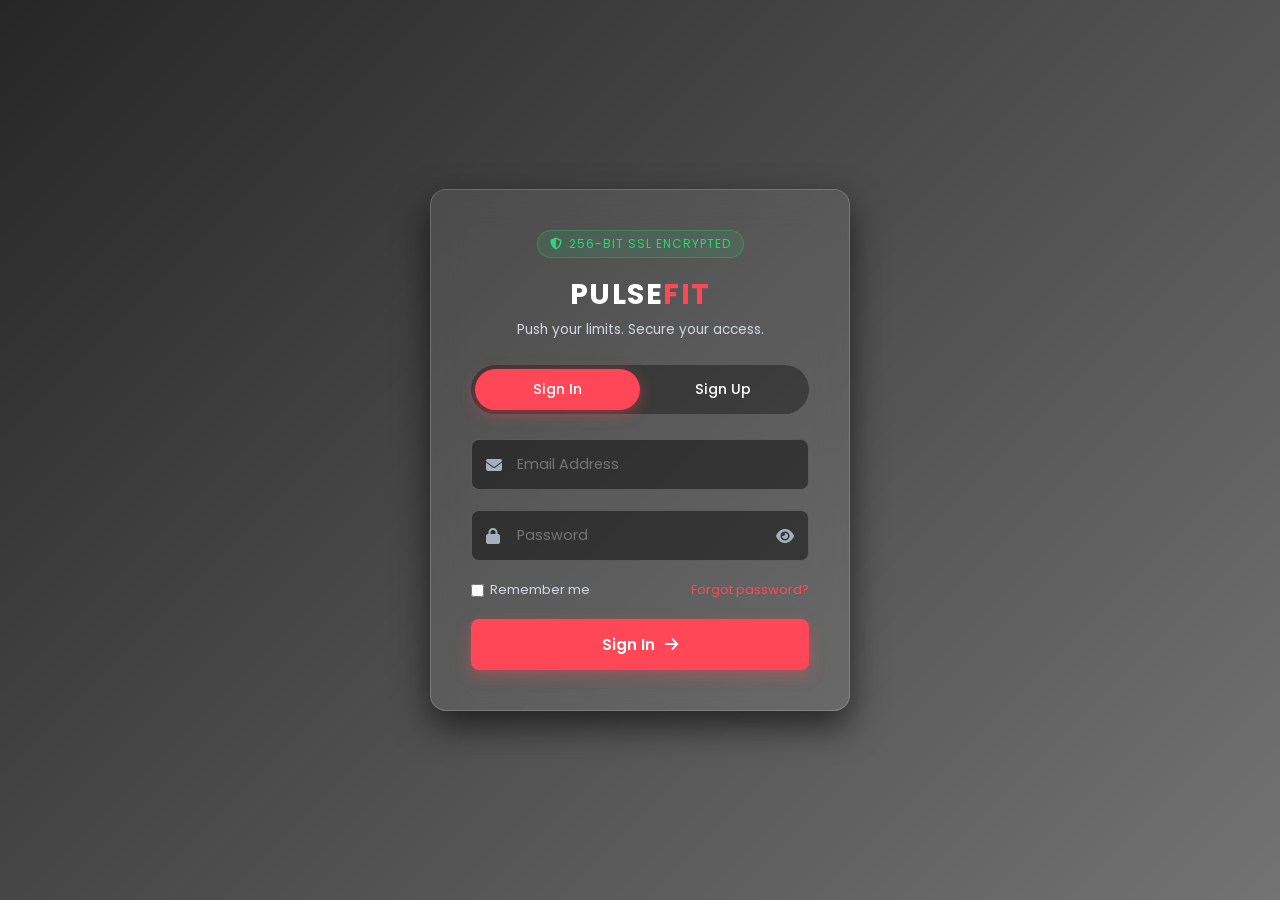
<file: index.html>
<!DOCTYPE html>
<html lang="en">
<head>
  <meta charset="UTF-8">
  <meta name="viewport" content="width=device-width, initial-scale=1.0">
  <title>PulseFit | Secure Access</title>
  
  <!-- Fonts & Icons -->
  <link rel="preconnect" href="https://fonts.googleapis.com">
  <link rel="preconnect" href="https://fonts.gstatic.com" crossorigin>
  <link href="https://fonts.googleapis.com/css2?family=Poppins:wght@300;400;500;600;700&display=swap" rel="stylesheet">
  <link rel="stylesheet" href="https://cdnjs.cloudflare.com/ajax/libs/font-awesome/6.4.0/css/all.min.css">
  
  <!-- css/style.css Link -->
  <link rel="stylesheet" href="css/style.css">
</head>
<body>

  <!-- Gym Video Background -->
  <div class="video-background">
    <video autoplay loop muted playsinline poster="https://images.unsplash.com/photo-1517838277536-f5f99be501cd">
      <source src="https://assets.mixkit.co/videos/preview/mixkit-man-holding-weights-in-a-gym-43308-large.mp4" type="video/mp4">
      Your browser does not support HTML5 video.
    </video>
  </div>

  <!-- Dark Overlay -->
  <div class="overlay"></div>

  <!-- Main Card Container -->
  <div class="container">
    <div class="card">
      
      <!-- Security Badge -->
      <div class="security-badge">
        <i class="fa-solid fa-shield-halved"></i> 256-Bit SSL Encrypted
      </div>

      <!-- Brand Header -->
      <div class="brand-header">
        <h2>PULSE<span>FIT</span></h2>
        <p>Push your limits. Secure your access.</p>
      </div>

      <!-- Mode Switcher -->
      <div class="toggle-container">
        <button type="button" class="toggle-btn active" id="signInTab">Sign In</button>
        <button type="button" class="toggle-btn" id="signUpTab">Sign Up</button>
      </div>

      <!-- Sign In Form -->
      <form id="signInForm" class="form-content active" novalidate>
        <div class="form-group">
          <input type="email" id="signin-email" placeholder="Email Address" required>
          <i class="fa-solid fa-envelope input-icon"></i>
        </div>
        
        <div class="form-group">
          <input type="password" id="signin-password" placeholder="Password" required>
          <i class="fa-solid fa-lock input-icon"></i>
          <i class="fa-solid fa-eye toggle-password" data-target="signin-password"></i>
        </div>
        
        <div class="form-options">
          <label>
            <input type="checkbox" id="remember-me"> Remember me
          </label>
          <a href="#">Forgot password?</a>
        </div>
        
        <button type="submit" class="btn-submit">
          Sign In <i class="fa-solid fa-arrow-right"></i>
        </button>
      </form>

      <!-- Sign Up Form -->
      <form id="signUpForm" class="form-content" novalidate>
        <div class="form-group">
          <input type="text" id="signup-name" placeholder="Full Name" required>
          <i class="fa-solid fa-user input-icon"></i>
        </div>

        <div class="form-group">
          <input type="email" id="signup-email" placeholder="Email Address" required>
          <i class="fa-solid fa-envelope input-icon"></i>
        </div>

        <div class="form-group">
          <input type="password" id="signup-password" placeholder="Create Password" minlength="8" required>
          <i class="fa-solid fa-lock input-icon"></i>
          <i class="fa-solid fa-eye toggle-password" data-target="signup-password"></i>
        </div>

        <div class="form-options">
          <label>
            <input type="checkbox" id="agree-terms" required> I agree to the <a href="#">Terms & Privacy</a>
          </label>
        </div>

        <button type="submit" class="btn-submit">
          Create Account <i class="fa-solid fa-user-plus"></i>
        </button>
      </form>

    </div>
  </div>

  <!-- js/script.js Link -->
  <script src="js/script.js"></script>
</body>
</html>
</file>
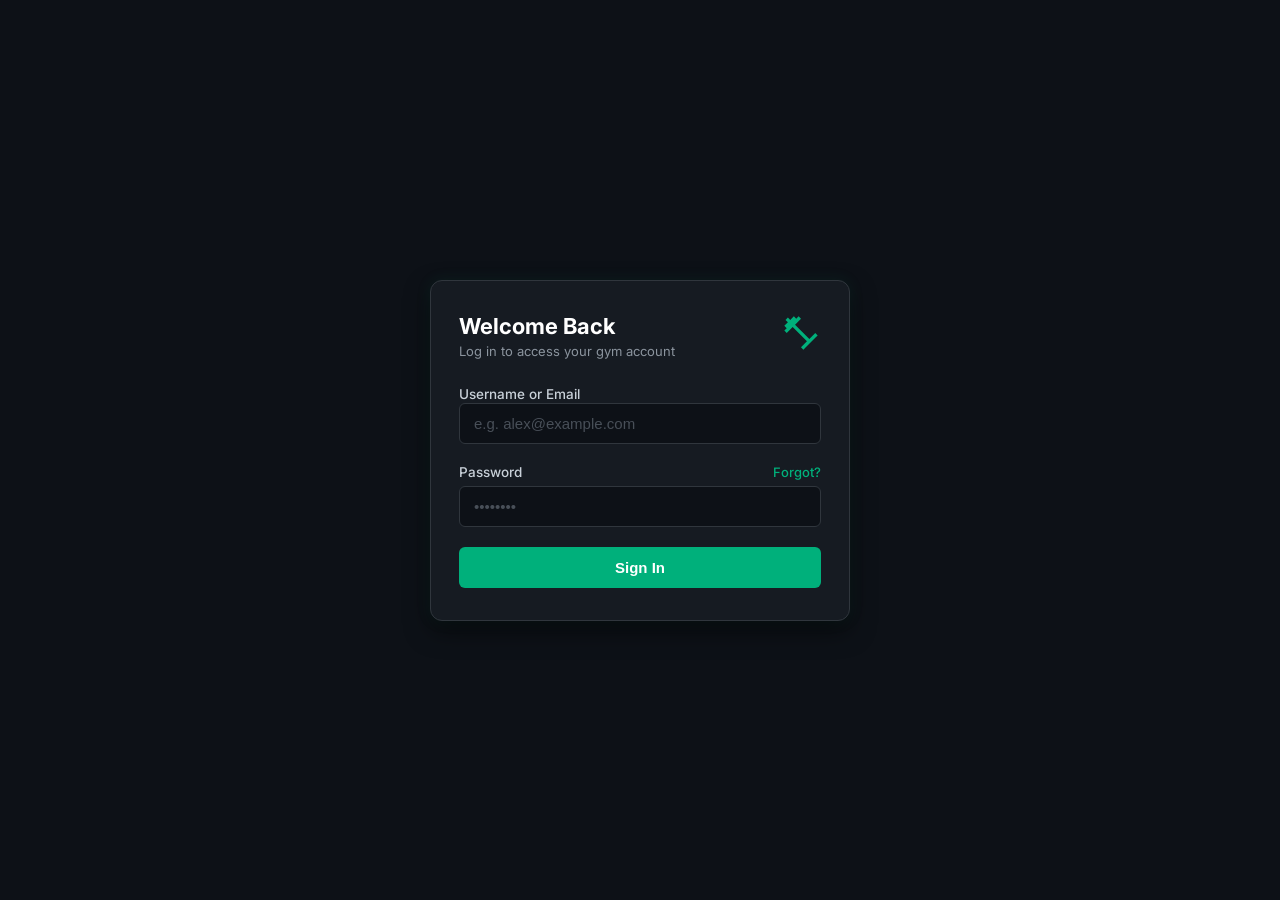
<file: login-from-02/index.html>
<!DOCTYPE html>
<html lang="en">
<head>
  <meta charset="UTF-8">
  <meta name="viewport" content="width=device-width, initial-scale=1.0">
  <title>Gym Portal - Secure Login</title>
  <link rel="stylesheet" href="css/style.css">
  <link rel="preconnect" href="https://fonts.googleapis.com">
  <link rel="preconnect" href="https://fonts.gstatic.com" crossorigin>
  <link href="https://fonts.googleapis.com/css2?family=Inter:wght@400;500;600;700&display=swap" rel="stylesheet">
</head>
<body>

  <main class="login-container">
    <div class="login-card">
      <div class="login-header">
        <div>
          <h2>Welcome Back</h2>
          <p class="subtitle">Log in to access your gym account</p>
        </div>
        <div class="logo" aria-label="Gym Logo">
          <svg viewBox="0 0 24 24" width="40" height="40">
            <path fill="#00B07B" d="M20.57 14.86L22 13.43 20.57 12 17 15.57 8.43 7 12 3.43 10.57 2 9.14 3.43 7.71 2 5.57 4.14 4.14 2.71 2.71 4.14 4.14 5.57 2 7.71 3.43 9.14 2 10.57 3.43 12 7 8.43 15.57 17 12 20.57 13.43 22 14.86 20.57 16.29 22 18.43 19.86 19.86 18.43 18.43 19.86 16.29 22 14.86 20.57z"/>
          </svg>
        </div>
      </div>

      <form id="login-form" novalidate>
        <div id="error-message" class="error-banner" role="alert" aria-live="assertive"></div>

        <div class="form-group">
          <label for="username">Username or Email</label>
          <input 
            type="text" 
            id="username" 
            name="username" 
            placeholder="e.g. alex@example.com" 
            autocomplete="username" 
            required>
        </div>

        <div class="form-group">
          <div class="label-row">
            <label for="password">Password</label>
            <a href="#" id="reset-link" class="reset-link">Forgot?</a>
          </div>
          <input 
            type="password" 
            id="password" 
            name="password" 
            placeholder="••••••••" 
            autocomplete="current-password" 
            required>
        </div>

        <button type="submit" id="login-button">
          <span class="btn-text">Sign In</span>
          <span class="spinner" aria-hidden="true"></span>
        </button>
      </form>
    </div>
  </main>

  <script src="js/script.js"></script>
</body>
</html>
</file>
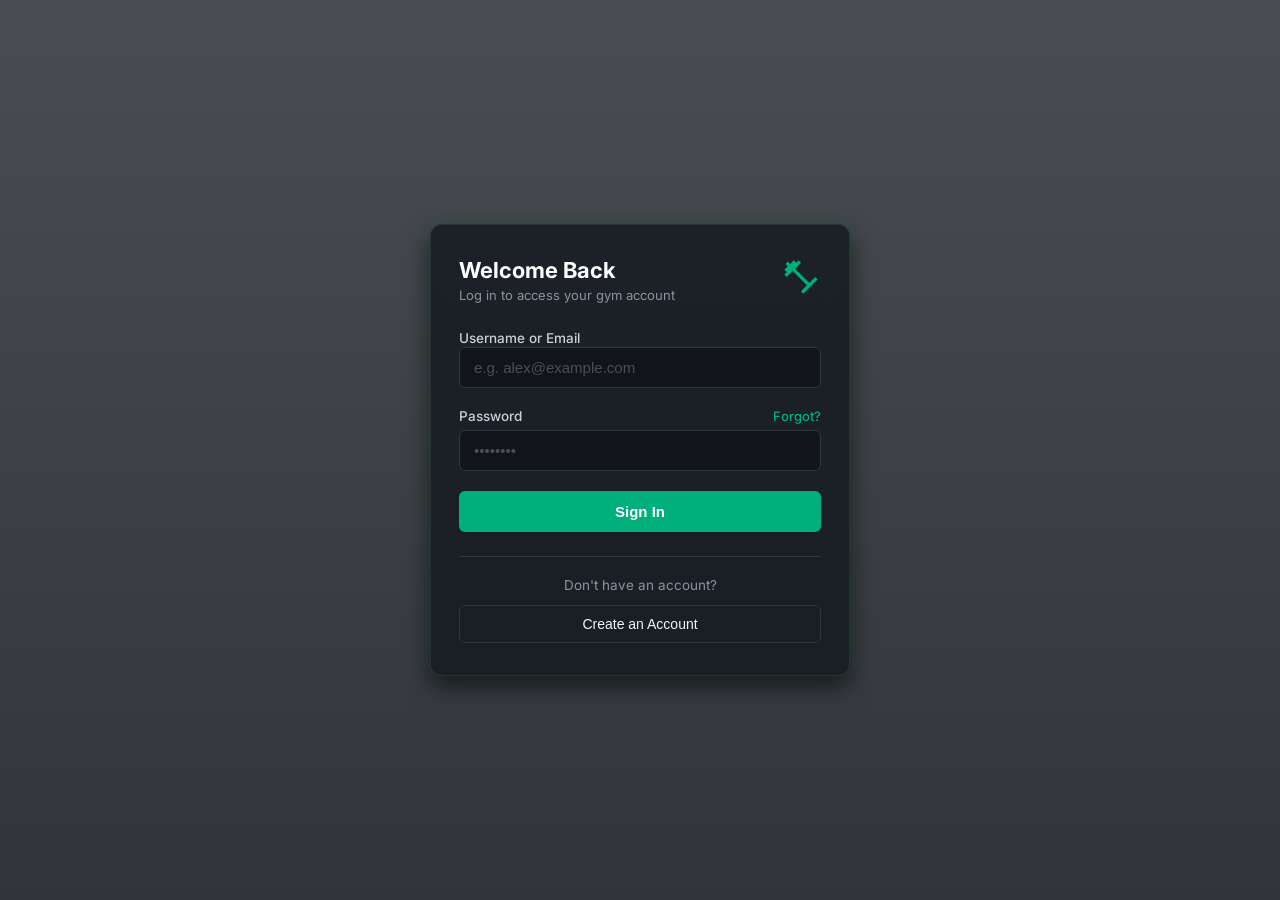
<file: login-from-03/index.html>
<!DOCTYPE html>
<html lang="en">
<head>
  <meta charset="UTF-8">
  <meta name="viewport" content="width=device-width, initial-scale=1.0">
  <title>Gym Portal - Secure Login</title>
  <link rel="stylesheet" href="css/style.css">
  <link rel="preconnect" href="https://fonts.googleapis.com">
  <link rel="preconnect" href="https://fonts.gstatic.com" crossorigin>
  <link href="https://fonts.googleapis.com/css2?family=Inter:wght@400;500;600;700&display=swap" rel="stylesheet">
</head>
<body>

  <main class="login-container">
    <div class="login-card">
      <div class="login-header">
        <div>
          <h2>Welcome Back</h2>
          <p class="subtitle">Log in to access your gym account</p>
        </div>
        <div class="logo" aria-label="Gym Logo">
          <svg viewBox="0 0 24 24" width="40" height="40">
            <path fill="#00B07B" d="M20.57 14.86L22 13.43 20.57 12 17 15.57 8.43 7 12 3.43 10.57 2 9.14 3.43 7.71 2 5.57 4.14 4.14 2.71 2.71 4.14 4.14 5.57 2 7.71 3.43 9.14 2 10.57 3.43 12 7 8.43 15.57 17 12 20.57 13.43 22 14.86 20.57 16.29 22 18.43 19.86 19.86 18.43 18.43 19.86 16.29 22 14.86 20.57z"/>
          </svg>
        </div>
      </div>

      <form id="login-form" novalidate>
        <div id="error-message" class="error-banner" role="alert" aria-live="assertive"></div>

        <div class="form-group">
          <label for="username">Username or Email</label>
          <input 
            type="text" 
            id="username" 
            name="username" 
            placeholder="e.g. alex@example.com" 
            autocomplete="username" 
            required>
        </div>

        <div class="form-group">
          <div class="label-row">
            <label for="password">Password</label>
            <a href="#" id="reset-link" class="reset-link">Forgot?</a>
          </div>
          <input 
            type="password" 
            id="password" 
            name="password" 
            placeholder="••••••••" 
            autocomplete="current-password" 
            required>
        </div>

        <button type="submit" id="login-button" class="btn-primary">
          <span class="btn-text">Sign In</span>
          <span class="spinner" aria-hidden="true"></span>
        </button>
      </form>

      <!-- Sign Up Section -->
      <div class="signup-divider">
        <p class="signup-text">Don't have an account?</p>
        <button id="signup-button" class="btn-secondary">Create an Account</button>
      </div>
    </div>
  </main>

  <script src="js/script.js"></script>
</body>
</html>
</file>
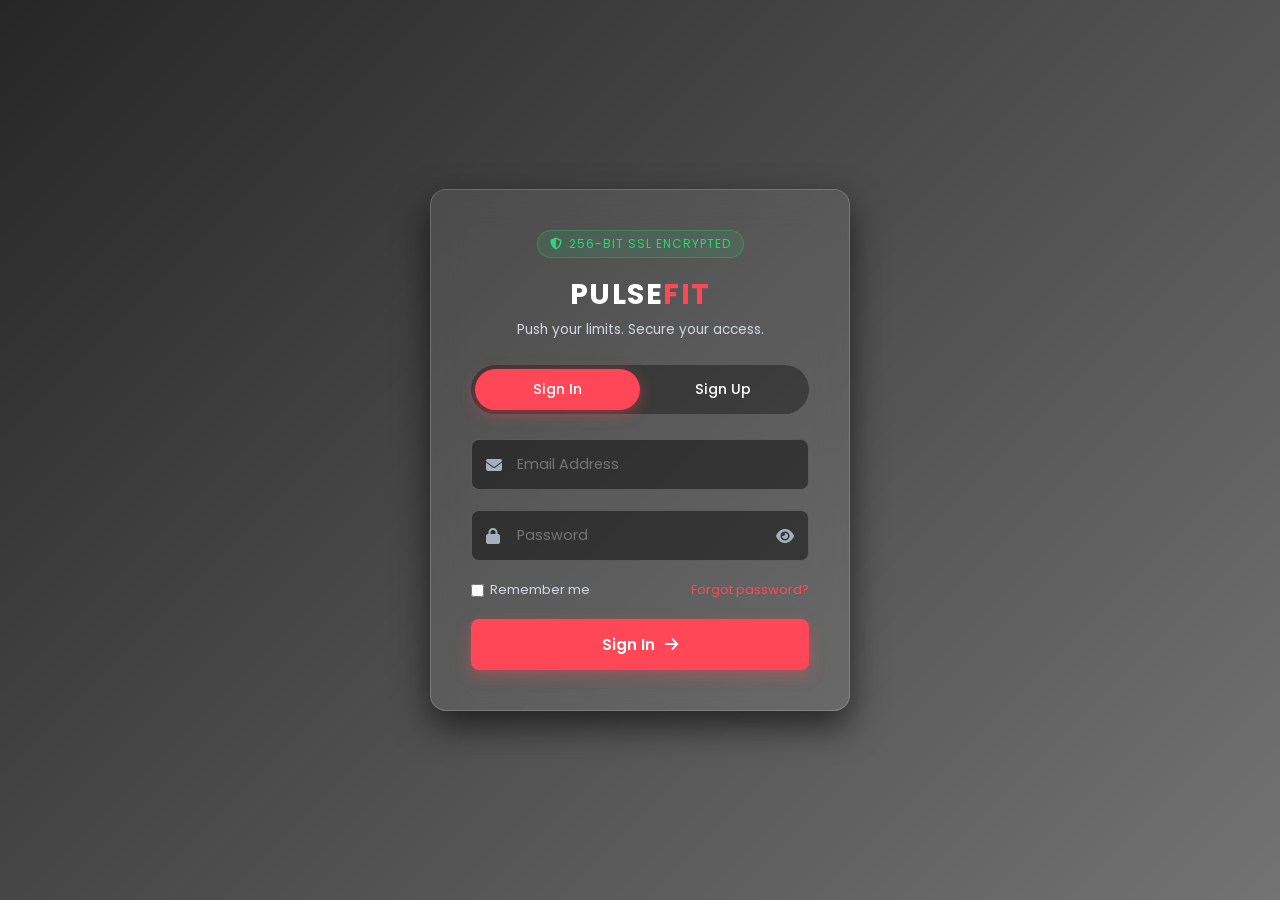
<file: login-from-04/index.html>
<!DOCTYPE html>
<html lang="en">
<head>
  <meta charset="UTF-8">
  <meta name="viewport" content="width=device-width, initial-scale=1.0">
  <title>PulseFit | Secure Access</title>
  
  <!-- External Resources -->
  <link rel="preconnect" href="https://fonts.googleapis.com">
  <link rel="preconnect" href="https://fonts.gstatic.com" crossorigin>
  <link href="https://fonts.googleapis.com/css2?family=Poppins:wght@300;400;500;600;700&display=swap" rel="stylesheet">
  <link rel="stylesheet" href="https://cdnjs.cloudflare.com/ajax/libs/font-awesome/6.4.0/css/all.min.css">
  
  <!-- External Style Sheet -->
  <link rel="stylesheet" href="css/style.css">
</head>
<body>

  <!-- Gym Video Background -->
  <div class="video-background">
    <video autoplay loop muted playsinline poster="https://images.unsplash.com/photo-1517838277536-f5f99be501cd">
      <source src="https://assets.mixkit.co/videos/preview/mixkit-man-holding-weights-in-a-gym-43308-large.mp4" type="video/mp4">
      Your browser does not support HTML5 video.
    </video>
  </div>

  <!-- Dark Overlay -->
  <div class="overlay"></div>

  <!-- Main Portal Card -->
  <div class="container">
    <div class="card">
      
      <!-- Security Badge -->
      <div class="security-badge">
        <i class="fa-solid fa-shield-halved"></i> 256-Bit SSL Encrypted
      </div>

      <!-- Brand Header -->
      <div class="brand-header">
        <h2>PULSE<span>FIT</span></h2>
        <p>Push your limits. Secure your access.</p>
      </div>

      <!-- Mode Switcher -->
      <div class="toggle-container">
        <button type="button" class="toggle-btn active" id="signInTab">Sign In</button>
        <button type="button" class="toggle-btn" id="signUpTab">Sign Up</button>
      </div>

      <!-- Sign In Form -->
      <form id="signInForm" class="form-content active" novalidate>
        <div class="form-group">
          <input type="email" id="signin-email" placeholder="Email Address" required>
          <i class="fa-solid fa-envelope input-icon"></i>
        </div>
        
        <div class="form-group">
          <input type="password" id="signin-password" placeholder="Password" required>
          <i class="fa-solid fa-lock input-icon"></i>
          <i class="fa-solid fa-eye toggle-password" data-target="signin-password"></i>
        </div>
        
        <div class="form-options">
          <label>
            <input type="checkbox" id="remember-me"> Remember me
          </label>
          <a href="#">Forgot password?</a>
        </div>
        
        <button type="submit" class="btn-submit">
          Sign In <i class="fa-solid fa-arrow-right"></i>
        </button>
      </form>

      <!-- Sign Up Form -->
      <form id="signUpForm" class="form-content" novalidate>
        <div class="form-group">
          <input type="text" id="signup-name" placeholder="Full Name" required>
          <i class="fa-solid fa-user input-icon"></i>
        </div>

        <div class="form-group">
          <input type="email" id="signup-email" placeholder="Email Address" required>
          <i class="fa-solid fa-envelope input-icon"></i>
        </div>

        <div class="form-group">
          <input type="password" id="signup-password" placeholder="Create Password" minlength="8" required>
          <i class="fa-solid fa-lock input-icon"></i>
          <i class="fa-solid fa-eye toggle-password" data-target="signup-password"></i>
        </div>

        <div class="form-options">
          <label>
            <input type="checkbox" id="agree-terms" required> I agree to the <a href="#">Terms & Privacy</a>
          </label>
        </div>

        <button type="submit" class="btn-submit">
          Create Account <i class="fa-solid fa-user-plus"></i>
        </button>
      </form>

    </div>
  </div>

  <!-- External JavaScript File -->
  <script src="js/script.js"></script>
</body>
</html>
</file>
<file: css/style.css>
* {
  margin: 0;
  padding: 0;
  box-sizing: border-box;
  font-family: 'Poppins', sans-serif;
}

body, html {
  height: 100%;
  width: 100%;
  overflow: hidden;
}

/* Background Video Setup */
.video-background {
  position: fixed;
  top: 0;
  left: 0;
  width: 100%;
  height: 100%;
  z-index: -2;
  overflow: hidden;
}

.video-background video {
  min-width: 100%;
  min-height: 100%;
  width: auto;
  height: auto;
  position: absolute;
  top: 50%;
  left: 50%;
  transform: translate(-50%, -50%);
  object-fit: cover;
}

/* Dark Contrast Overlay */
.overlay {
  position: fixed;
  top: 0;
  left: 0;
  width: 100%;
  height: 100%;
  background: linear-gradient(135deg, rgba(0, 0, 0, 0.85), rgba(0, 0, 0, 0.55));
  z-index: -1;
}

/* Layout Container */
.container {
  display: flex;
  justify-content: center;
  align-items: center;
  min-height: 100vh;
  padding: 20px;
}

/* Glassmorphism Card Wrapper */
.card {
  background: rgba(255, 255, 255, 0.08);
  backdrop-filter: blur(16px);
  -webkit-backdrop-filter: blur(16px);
  border: 1px solid rgba(255, 255, 255, 0.18);
  border-radius: 16px;
  width: 100%;
  max-width: 420px;
  padding: 40px;
  box-shadow: 0 15px 35px rgba(0, 0, 0, 0.6);
  color: #ffffff;
}

/* Security Badge */
.security-badge {
  display: flex;
  align-items: center;
  justify-content: center;
  gap: 6px;
  font-size: 0.75rem;
  color: #2ed573;
  background: rgba(46, 213, 115, 0.12);
  border: 1px solid rgba(46, 213, 115, 0.3);
  padding: 4px 12px;
  border-radius: 20px;
  width: fit-content;
  margin: 0 auto 15px auto;
  text-transform: uppercase;
  letter-spacing: 1px;
}

/* Brand Header */
.brand-header {
  text-align: center;
  margin-bottom: 25px;
}

.brand-header h2 {
  font-size: 1.8rem;
  font-weight: 700;
  letter-spacing: 1.5px;
  text-transform: uppercase;
}

.brand-header h2 span {
  color: #ff4757;
}

.brand-header p {
  font-size: 0.85rem;
  color: #d1d8e0;
  margin-top: 4px;
}

/* Form Switch Buttons */
.toggle-container {
  display: flex;
  background: rgba(0, 0, 0, 0.35);
  border-radius: 30px;
  padding: 4px;
  margin-bottom: 25px;
}

.toggle-btn {
  flex: 1;
  padding: 10px;
  border: none;
  background: transparent;
  color: #ffffff;
  font-weight: 500;
  cursor: pointer;
  border-radius: 25px;
  transition: all 0.3s ease;
  font-size: 0.9rem;
}

.toggle-btn.active {
  background: #ff4757;
  box-shadow: 0 4px 15px rgba(255, 71, 87, 0.4);
}

/* Input Fields */
.form-group {
  position: relative;
  margin-bottom: 20px;
}

.form-group i.input-icon {
  position: absolute;
  left: 15px;
  top: 50%;
  transform: translateY(-50%);
  color: #a4b0be;
  transition: color 0.3s ease;
}

.form-group input {
  width: 100%;
  padding: 14px 45px 14px 45px;
  background: rgba(0, 0, 0, 0.45);
  border: 1px solid rgba(255, 255, 255, 0.2);
  border-radius: 8px;
  color: #ffffff;
  font-size: 0.9rem;
  outline: none;
  transition: all 0.3s ease;
}

.form-group input:focus {
  border-color: #ff4757;
  box-shadow: 0 0 10px rgba(255, 71, 87, 0.3);
}

.form-group input:focus ~ i.input-icon {
  color: #ff4757;
}

.form-group .toggle-password {
  position: absolute;
  right: 15px;
  top: 50%;
  transform: translateY(-50%);
  color: #a4b0be;
  cursor: pointer;
  transition: color 0.3s ease;
}

.form-group .toggle-password:hover {
  color: #ffffff;
}

/* Options */
.form-options {
  display: flex;
  justify-content: space-between;
  align-items: center;
  font-size: 0.8rem;
  margin-bottom: 20px;
  color: #d1d8e0;
}

.form-options label {
  display: flex;
  align-items: center;
  gap: 6px;
  cursor: pointer;
}

.form-options a {
  color: #ff4757;
  text-decoration: none;
  margin-left: 2px;
}

.form-options a:hover {
  text-decoration: underline;
}

/* Buttons */
.btn-submit {
  width: 100%;
  padding: 14px;
  background: #ff4757;
  border: none;
  border-radius: 8px;
  color: #ffffff;
  font-weight: 600;
  font-size: 0.95rem;
  cursor: pointer;
  transition: all 0.3s ease;
  box-shadow: 0 5px 15px rgba(255, 71, 87, 0.4);
  display: flex;
  justify-content: center;
  align-items: center;
  gap: 10px;
}

.btn-submit:hover {
  background: #e03d4f;
  transform: translateY(-2px);
}

/* Form Switching Animation */
.form-content {
  display: none;
}

.form-content.active {
  display: block;
  animation: fadeIn 0.4s ease forwards;
}

@keyframes fadeIn {
  from {
    opacity: 0;
    transform: translateY(8px);
  }
  to {
    opacity: 1;
    transform: translateY(0);
  }
}
</file>
<file: login-from-02/css/style.css>
* {
  box-sizing: border-box;
  margin: 0;
  padding: 0;
}

body {
  font-family: 'Inter', system-ui, -apple-system, sans-serif;
  background-color: #0d1117;
  color: #f0f6fc;
  display: flex;
  justify-content: center;
  align-items: center;
  min-height: 100vh;
  padding: 16px;
}

.login-container {
  width: 100%;
  max-width: 420px;
}

.login-card {
  background-color: #161b22;
  border: 1px solid #30363d;
  border-radius: 12px;
  padding: 32px 28px;
  box-shadow: 0 10px 25px rgba(0, 0, 0, 0.5), 0 0 15px rgba(0, 176, 123, 0.1);
}

.login-header {
  display: flex;
  justify-content: space-between;
  align-items: flex-start;
  margin-bottom: 24px;
}

.login-header h2 {
  font-size: 22px;
  font-weight: 700;
  color: #ffffff;
}

.subtitle {
  font-size: 13px;
  color: #8b949e;
  margin-top: 4px;
}

.error-banner {
  display: none;
  background-color: rgba(248, 81, 73, 0.15);
  border: 1px solid rgba(248, 81, 73, 0.4);
  color: #f85149;
  padding: 10px 12px;
  border-radius: 6px;
  font-size: 13.5px;
  margin-bottom: 16px;
}

.form-group {
  margin-bottom: 20px;
}

.label-row {
  display: flex;
  justify-content: space-between;
  align-items: center;
  margin-bottom: 6px;
}

.form-group label {
  font-size: 13.5px;
  font-weight: 500;
  color: #c9d1d9;
}

input {
  width: 100%;
  padding: 11px 14px;
  background-color: #0d1117;
  border: 1px solid #30363d;
  border-radius: 6px;
  color: #f0f6fc;
  font-size: 15px;
  transition: border-color 0.2s ease, box-shadow 0.2s ease;
}

input:focus {
  outline: none;
  border-color: #00B07B;
  box-shadow: 0 0 0 3px rgba(0, 176, 123, 0.25);
}

input::placeholder {
  color: #484f58;
}

button {
  width: 100%;
  padding: 12px;
  background-color: #00B07B;
  border: none;
  border-radius: 6px;
  color: #ffffff;
  font-size: 15px;
  font-weight: 600;
  cursor: pointer;
  display: flex;
  justify-content: center;
  align-items: center;
  transition: background-color 0.2s ease, transform 0.1s ease;
}

button:hover {
  background-color: #009669;
}

button:active {
  transform: scale(0.99);
}

button:disabled {
  background-color: #005e41;
  cursor: not-allowed;
  opacity: 0.7;
}

.reset-link {
  color: #00B07B;
  text-decoration: none;
  font-size: 13px;
  font-weight: 500;
}

.reset-link:hover {
  text-decoration: underline;
}

.spinner {
  display: none;
  width: 16px;
  height: 16px;
  border: 2px solid rgba(255, 255, 255, 0.3);
  border-radius: 50%;
  border-top-color: #fff;
  animation: spin 0.8s linear infinite;
}

@keyframes spin {
  to { transform: rotate(360deg); }
}
</file>
<file: login-from-03/css/style.css>
* {
  box-sizing: border-box;
  margin: 0;
  padding: 0;
}

body {
  font-family: 'Inter', system-ui, -apple-system, sans-serif;
  /* Gym Background Image with Overlay */
  background: linear-gradient(rgba(13, 17, 23, 0.75), rgba(13, 17, 23, 0.85)), 
              url('https://images.unsplash.com/photo-1534438327276-14e5300c3a48?q=80&w=1920&auto=format&fit=crop') center/cover no-repeat fixed;
  color: #f0f6fc;
  display: flex;
  justify-content: center;
  align-items: center;
  min-height: 100vh;
  padding: 16px;
}

.login-container {
  width: 100%;
  max-width: 420px;
}

.login-card {
  background-color: rgba(22, 27, 34, 0.85);
  backdrop-filter: blur(12px);
  -webkit-backdrop-filter: blur(12px);
  border: 1px solid rgba(48, 54, 61, 0.8);
  border-radius: 12px;
  padding: 32px 28px;
  box-shadow: 0 10px 25px rgba(0, 0, 0, 0.6), 0 0 15px rgba(0, 176, 123, 0.15);
}

.login-header {
  display: flex;
  justify-content: space-between;
  align-items: flex-start;
  margin-bottom: 24px;
}

.login-header h2 {
  font-size: 22px;
  font-weight: 700;
  color: #ffffff;
}

.subtitle {
  font-size: 13px;
  color: #8b949e;
  margin-top: 4px;
}

.error-banner {
  display: none;
  background-color: rgba(248, 81, 73, 0.15);
  border: 1px solid rgba(248, 81, 73, 0.4);
  color: #f85149;
  padding: 10px 12px;
  border-radius: 6px;
  font-size: 13.5px;
  margin-bottom: 16px;
}

.form-group {
  margin-bottom: 20px;
}

.label-row {
  display: flex;
  justify-content: space-between;
  align-items: center;
  margin-bottom: 6px;
}

.form-group label {
  font-size: 13.5px;
  font-weight: 500;
  color: #c9d1d9;
}

input {
  width: 100%;
  padding: 11px 14px;
  background-color: rgba(13, 17, 23, 0.7);
  border: 1px solid #30363d;
  border-radius: 6px;
  color: #f0f6fc;
  font-size: 15px;
  transition: border-color 0.2s ease, box-shadow 0.2s ease;
}

input:focus {
  outline: none;
  border-color: #00B07B;
  box-shadow: 0 0 0 3px rgba(0, 176, 123, 0.25);
}

input::placeholder {
  color: #484f58;
}

.btn-primary {
  width: 100%;
  padding: 12px;
  background-color: #00B07B;
  border: none;
  border-radius: 6px;
  color: #ffffff;
  font-size: 15px;
  font-weight: 600;
  cursor: pointer;
  display: flex;
  justify-content: center;
  align-items: center;
  transition: background-color 0.2s ease, transform 0.1s ease;
}

.btn-primary:hover {
  background-color: #009669;
}

.btn-primary:active {
  transform: scale(0.99);
}

.btn-primary:disabled {
  background-color: #005e41;
  cursor: not-allowed;
  opacity: 0.7;
}

.reset-link {
  color: #00B07B;
  text-decoration: none;
  font-size: 13px;
  font-weight: 500;
}

.reset-link:hover {
  text-decoration: underline;
}

.signup-divider {
  margin-top: 24px;
  padding-top: 20px;
  border-top: 1px solid #30363d;
  text-align: center;
}

.signup-text {
  font-size: 13.5px;
  color: #8b949e;
  margin-bottom: 12px;
}

.btn-secondary {
  width: 100%;
  padding: 10px;
  background-color: transparent;
  border: 1px solid #30363d;
  border-radius: 6px;
  color: #f0f6fc;
  font-size: 14px;
  font-weight: 500;
  cursor: pointer;
  transition: background-color 0.2s ease, border-color 0.2s ease;
}

.btn-secondary:hover {
  background-color: rgba(255, 255, 255, 0.05);
  border-color: #8b949e;
}

.spinner {
  display: none;
  width: 16px;
  height: 16px;
  border: 2px solid rgba(255, 255, 255, 0.3);
  border-radius: 50%;
  border-top-color: #fff;
  animation: spin 0.8s linear infinite;
}

@keyframes spin {
  to { transform: rotate(360deg); }
}
</file>
<file: login-from-04/css/style.css>
* {
  margin: 0;
  padding: 0;
  box-sizing: border-box;
  font-family: 'Poppins', sans-serif;
}

body, html {
  height: 100%;
  width: 100%;
  overflow: hidden;
}

/* Background Video Setup */
.video-background {
  position: fixed;
  top: 0;
  left: 0;
  width: 100%;
  height: 100%;
  z-index: -2;
  overflow: hidden;
}

.video-background video {
  min-width: 100%;
  min-height: 100%;
  width: auto;
  height: auto;
  position: absolute;
  top: 50%;
  left: 50%;
  transform: translate(-50%, -50%);
  object-fit: cover;
}

/* Dark Contrast Overlay */
.overlay {
  position: fixed;
  top: 0;
  left: 0;
  width: 100%;
  height: 100%;
  background: linear-gradient(135deg, rgba(0, 0, 0, 0.85), rgba(0, 0, 0, 0.55));
  z-index: -1;
}

/* Layout Container */
.container {
  display: flex;
  justify-content: center;
  align-items: center;
  min-height: 100vh;
  padding: 20px;
}

/* Glassmorphism Card Wrapper */
.card {
  background: rgba(255, 255, 255, 0.08);
  backdrop-filter: blur(16px);
  -webkit-backdrop-filter: blur(16px);
  border: 1px solid rgba(255, 255, 255, 0.18);
  border-radius: 16px;
  width: 100%;
  max-width: 420px;
  padding: 40px;
  box-shadow: 0 15px 35px rgba(0, 0, 0, 0.6);
  color: #ffffff;
}

/* SSL Security Badge */
.security-badge {
  display: flex;
  align-items: center;
  justify-content: center;
  gap: 6px;
  font-size: 0.75rem;
  color: #2ed573;
  background: rgba(46, 213, 115, 0.12);
  border: 1px solid rgba(46, 213, 115, 0.3);
  padding: 4px 12px;
  border-radius: 20px;
  width: fit-content;
  margin: 0 auto 15px auto;
  text-transform: uppercase;
  letter-spacing: 1px;
}

/* Typography & Brand Header */
.brand-header {
  text-align: center;
  margin-bottom: 25px;
}

.brand-header h2 {
  font-size: 1.8rem;
  font-weight: 700;
  letter-spacing: 1.5px;
  text-transform: uppercase;
}

.brand-header h2 span {
  color: #ff4757;
}

.brand-header p {
  font-size: 0.85rem;
  color: #d1d8e0;
  margin-top: 4px;
}

/* Form Switch Buttons */
.toggle-container {
  display: flex;
  background: rgba(0, 0, 0, 0.35);
  border-radius: 30px;
  padding: 4px;
  margin-bottom: 25px;
}

.toggle-btn {
  flex: 1;
  padding: 10px;
  border: none;
  background: transparent;
  color: #ffffff;
  font-weight: 500;
  cursor: pointer;
  border-radius: 25px;
  transition: all 0.3s ease;
  font-size: 0.9rem;
}

.toggle-btn.active {
  background: #ff4757;
  box-shadow: 0 4px 15px rgba(255, 71, 87, 0.4);
}

/* Form Groups & Inputs */
.form-group {
  position: relative;
  margin-bottom: 20px;
}

.form-group i.input-icon {
  position: absolute;
  left: 15px;
  top: 50%;
  transform: translateY(-50%);
  color: #a4b0be;
  transition: color 0.3s ease;
}

.form-group input {
  width: 100%;
  padding: 14px 45px 14px 45px;
  background: rgba(0, 0, 0, 0.45);
  border: 1px solid rgba(255, 255, 255, 0.2);
  border-radius: 8px;
  color: #ffffff;
  font-size: 0.9rem;
  outline: none;
  transition: all 0.3s ease;
}

.form-group input:focus {
  border-color: #ff4757;
  box-shadow: 0 0 10px rgba(255, 71, 87, 0.3);
}

.form-group input:focus ~ i.input-icon {
  color: #ff4757;
}

.form-group .toggle-password {
  position: absolute;
  right: 15px;
  top: 50%;
  transform: translateY(-50%);
  color: #a4b0be;
  cursor: pointer;
  transition: color 0.3s ease;
}

.form-group .toggle-password:hover {
  color: #ffffff;
}

/* Options (Checkboxes & Links) */
.form-options {
  display: flex;
  justify-content: space-between;
  align-items: center;
  font-size: 0.8rem;
  margin-bottom: 20px;
  color: #d1d8e0;
}

.form-options label {
  display: flex;
  align-items: center;
  gap: 6px;
  cursor: pointer;
}

.form-options a {
  color: #ff4757;
  text-decoration: none;
  margin-left: 2px;
}

.form-options a:hover {
  text-decoration: underline;
}

/* Submit Buttons */
.btn-submit {
  width: 100%;
  padding: 14px;
  background: #ff4757;
  border: none;
  border-radius: 8px;
  color: #ffffff;
  font-weight: 600;
  font-size: 0.95rem;
  cursor: pointer;
  transition: all 0.3s ease;
  box-shadow: 0 5px 15px rgba(255, 71, 87, 0.4);
  display: flex;
  justify-content: center;
  align-items: center;
  gap: 10px;
}

.btn-submit:hover {
  background: #e03d4f;
  transform: translateY(-2px);
}

/* Form Switch State Animations */
.form-content {
  display: none;
}

.form-content.active {
  display: block;
  animation: fadeIn 0.4s ease forwards;
}

@keyframes fadeIn {
  from {
    opacity: 0;
    transform: translateY(8px);
  }
  to {
    opacity: 1;
    transform: translateY(0);
  }
}
</file>
